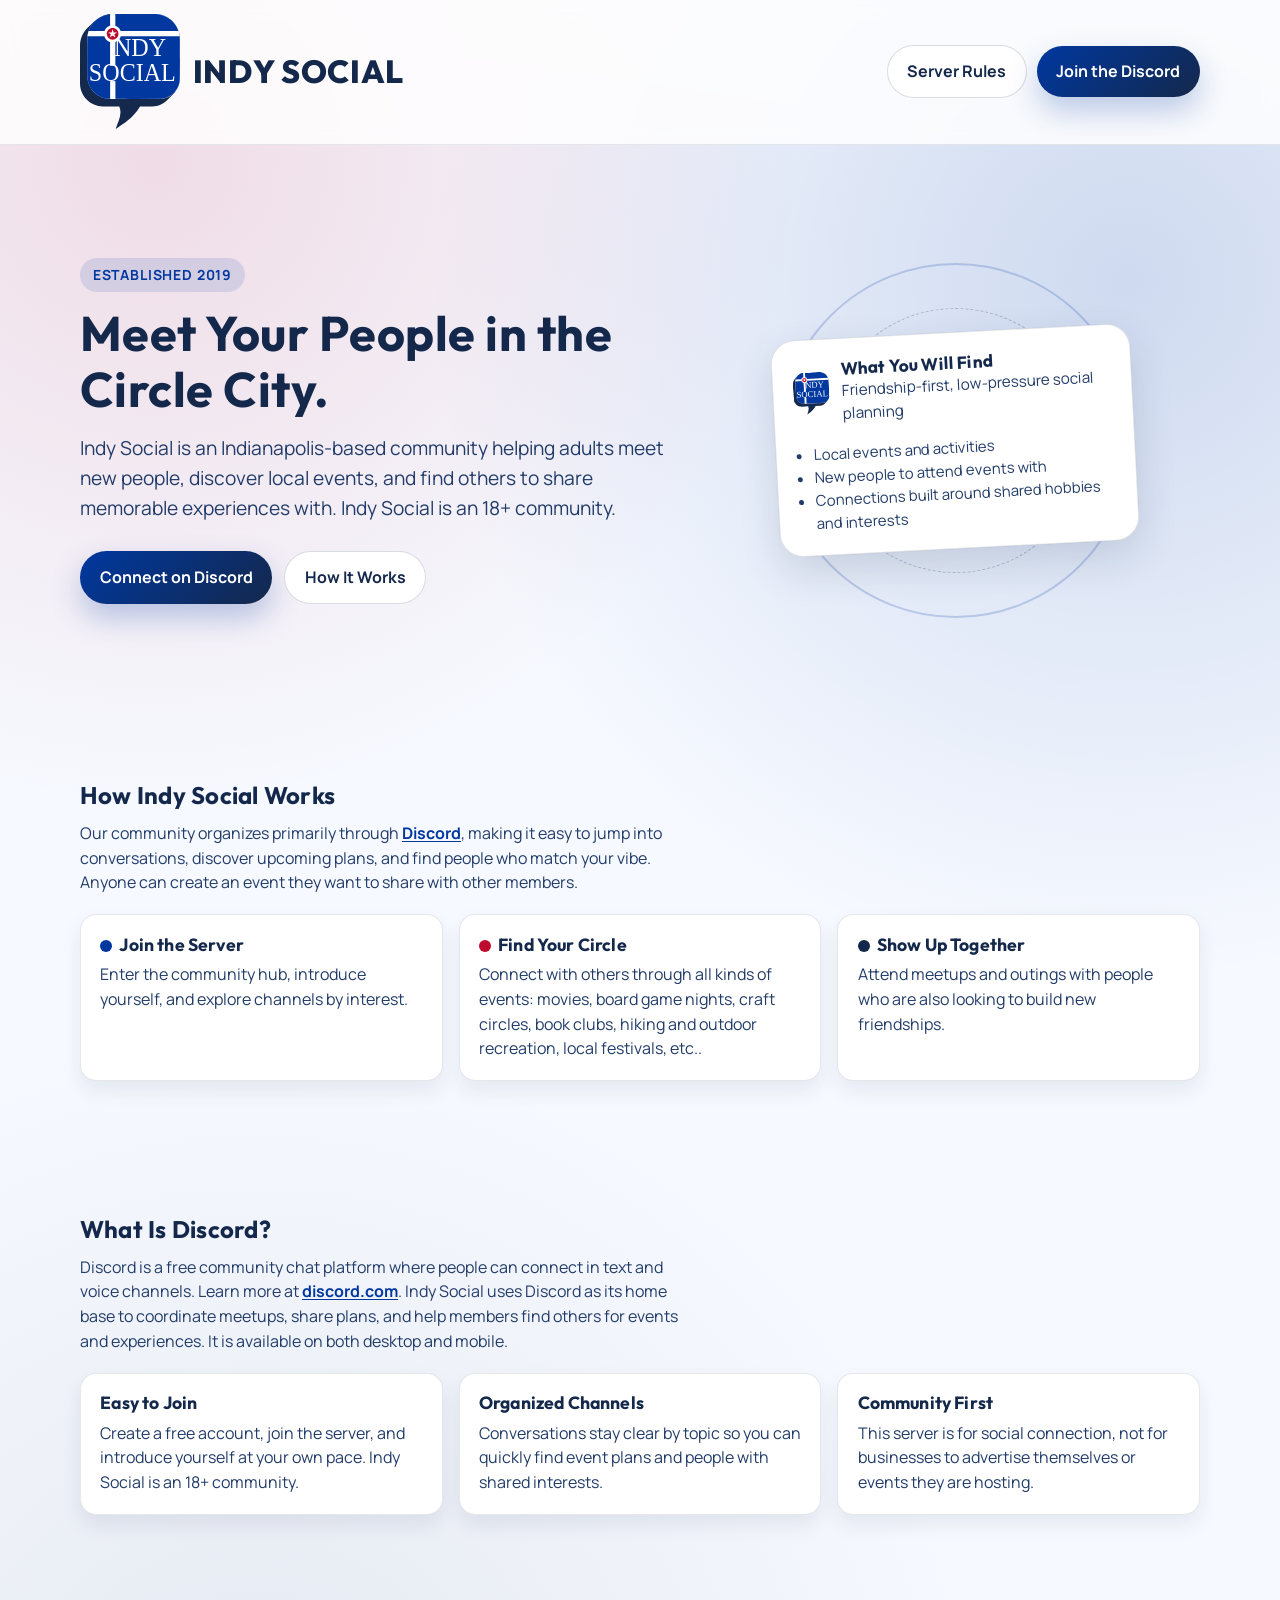
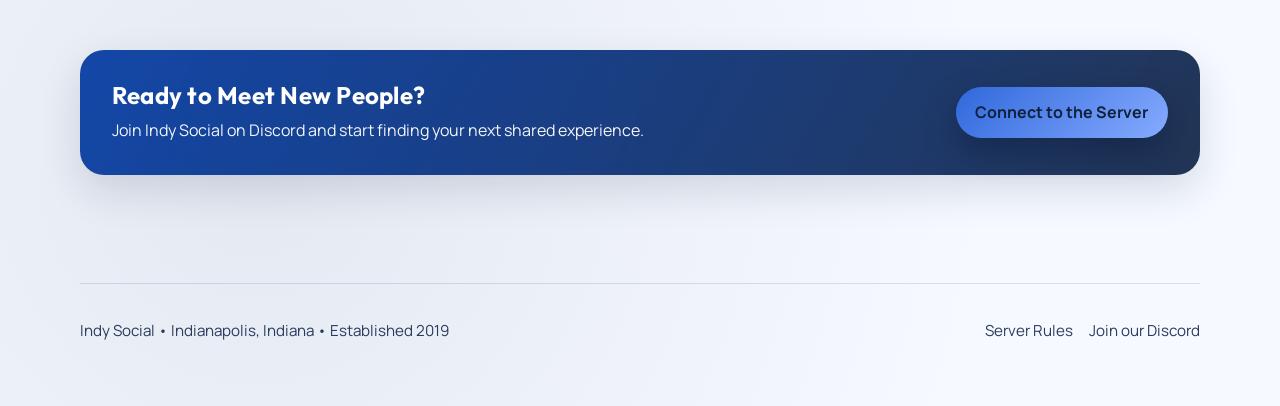
<file: index.html>
<!DOCTYPE html>
<html lang="en">
<head>
  <meta charset="UTF-8" />
  <meta name="viewport" content="width=device-width, initial-scale=1.0" />
  <title>Indy Social | Meet New People in Indianapolis</title>
  <meta
    name="description"
    content="Indy Social helps adults in Indianapolis meet new people and find friends for events and shared experiences. Join our Discord community today."
  />
  <link rel="preconnect" href="https://fonts.googleapis.com" />
  <link rel="preconnect" href="https://fonts.gstatic.com" crossorigin />
  <link
    href="https://fonts.googleapis.com/css2?family=Manrope:wght@400;500;600;700;800&family=Outfit:wght@500;600;700;800&display=swap"
    rel="stylesheet"
  />
  <link rel="stylesheet" href="styles/site.css" />
</head>
<body>
  <header class="site-header">
    <div class="container header-row">
      <a class="brand" href="#top" aria-label="Indy Social Home">
          <img class="brand-mark" src="assets/IndySocialIcon_Colored.svg" alt="Indy Social logo icon" aria-hidden="true" />
        <span>INDY SOCIAL</span>
      </a>

      <div class="header-actions">
        <a class="ghost-btn" href="rules.html">Server Rules</a>
        <a class="discord-btn" href="https://discord.gg/YEjSyDCSVV" target="_blank" rel="noopener noreferrer">
          Join the Discord
        </a>
      </div>
    </div>
  </header>

  <main id="top">
    <section class="hero">
      <div class="container hero-layout">
        <div class="reveal">
          <span class="pill">Established 2019</span>
          <h1>Meet Your People in the Circle City.</h1>
          <p class="lead">
            Indy Social is an Indianapolis-based community helping adults meet new people,
            discover local events, and find others to share memorable experiences with.
            Indy Social is an 18+ community.
          </p>

          <div class="hero-actions">
            <a class="primary-btn" href="https://discord.gg/YEjSyDCSVV" target="_blank" rel="noopener noreferrer">Connect on Discord</a>
            <a class="ghost-btn" href="#how-it-works">How It Works</a>
          </div>
        </div>

        <div class="hero-art reveal" aria-hidden="true">
          <span class="orb one"></span>
          <span class="orb two"></span>
          <span class="orb three"></span>

          <article class="hero-card">
            <div class="hero-card-header">
              <span class="mini-circle">
                <img src="assets/IndySocialIcon_Colored.svg" alt="Indy Social icon" />
              </span>
              <div>
                <h3>What You Will Find</h3>
                <p>Friendship-first, low-pressure social planning</p>
              </div>
            </div>
            <ul>
              <li>Local events and activities</li>
              <li>New people to attend events with</li>
              <li>Connections built around shared hobbies and interests</li>
            </ul>
          </article>
        </div>
      </div>
    </section>

    <section id="how-it-works">
      <div class="container">
        <div class="section-head reveal">
          <h2>How Indy Social Works</h2>
          <p>
            Our community organizes primarily through <a class="inline-link" href="#discord-about">Discord</a>, making it easy to jump into
            conversations, discover upcoming plans, and find people who match your vibe. Anyone can create an event they want
            to share with other members.
          </p>
        </div>

        <div class="grid-3">
          <article class="card reveal">
            <h3><span class="dot blue"></span>Join the Server</h3>
            <p>Enter the community hub, introduce yourself, and explore channels by interest.</p>
          </article>
          <article class="card reveal">
            <h3><span class="dot red"></span>Find Your Circle</h3>
            <p>Connect with others through all kinds of events: movies, board game nights, craft circles, book clubs, hiking and outdoor recreation, local festivals, etc..</p>
          </article>
          <article class="card reveal">
            <h3><span class="dot navy"></span>Show Up Together</h3>
            <p>Attend meetups and outings with people who are also looking to build new friendships.</p>
          </article>
        </div>
      </div>
    </section>

    <section id="discord-about">
      <div class="container">
        <div class="section-head reveal">
          <h2>What Is Discord?</h2>
          <p>
            Discord is a free community chat platform where people can connect in text and voice channels. Learn more at
            <a class="inline-link" href="https://discord.com/" target="_blank" rel="noopener noreferrer">discord.com</a>.
            Indy Social uses Discord as its home base to coordinate meetups, share plans, and help members
            find others for events and experiences. It is available on both desktop and mobile.
          </p>
        </div>

        <div class="grid-3">
          <article class="card reveal">
            <h3>Easy to Join</h3>
            <p>Create a free account, join the server, and introduce yourself at your own pace. Indy Social is an 18+ community.</p>
          </article>
          <article class="card reveal">
            <h3>Organized Channels</h3>
            <p>Conversations stay clear by topic so you can quickly find event plans and people with shared interests.</p>
          </article>
          <article class="card reveal">
            <h3>Community First</h3>
            <p>This server is for social connection, not for businesses to advertise themselves or events they are hosting.</p>
          </article>
        </div>
      </div>
    </section>

    <section>
      <div class="container reveal">
        <div class="cta-band">
          <div>
            <h2>Ready to Meet New People?</h2>
            <p>Join Indy Social on Discord and start finding your next shared experience.</p>
          </div>
          <a class="discord-btn" href="https://discord.gg/YEjSyDCSVV" target="_blank" rel="noopener noreferrer">
            Connect to the Server
          </a>
        </div>
      </div>
    </section>
  </main>

  <footer>
    <div class="container footer-row">
      <p>Indy Social • Indianapolis, Indiana • Established 2019</p>
      <div class="footer-links">
        <a href="rules.html">Server Rules</a>
        <a href="https://discord.gg/YEjSyDCSVV" target="_blank" rel="noopener noreferrer">Join our Discord</a>
      </div>
    </div>
  </footer>

  <script>
    const revealItems = document.querySelectorAll(".reveal");

    const observer = new IntersectionObserver(
      (entries) => {
        for (const entry of entries) {
          if (entry.isIntersecting) {
            entry.target.classList.add("visible");
            observer.unobserve(entry.target);
          }
        }
      },
      { threshold: 0.16 }
    );

    revealItems.forEach((item) => observer.observe(item));
  </script>
</body>
</html>
</file>
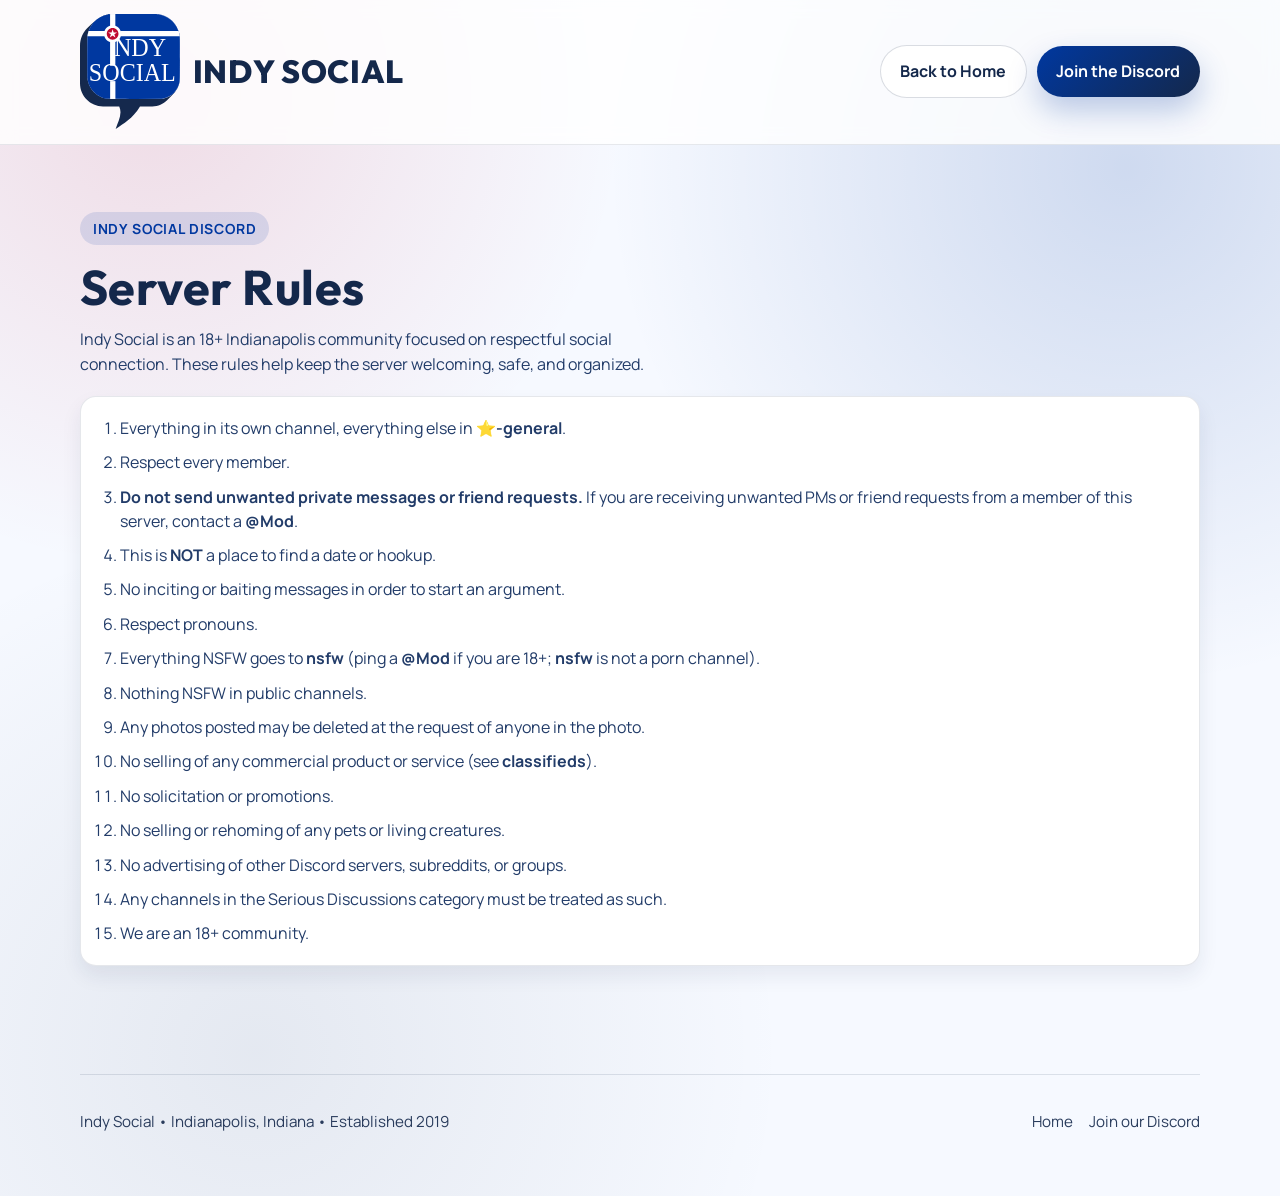
<file: rules.html>
<!DOCTYPE html>
<html lang="en">
<head>
  <meta charset="UTF-8" />
  <meta name="viewport" content="width=device-width, initial-scale=1.0" />
  <title>Indy Social | Server Rules</title>
  <meta
    name="description"
    content="Official Indy Social Discord server rules for our Indianapolis-based adult community."
  />
  <link rel="preconnect" href="https://fonts.googleapis.com" />
  <link rel="preconnect" href="https://fonts.gstatic.com" crossorigin />
  <link
    href="https://fonts.googleapis.com/css2?family=Manrope:wght@400;500;600;700;800&family=Outfit:wght@500;600;700;800&display=swap"
    rel="stylesheet"
  />
  <link rel="stylesheet" href="styles/site.css" />
</head>
<body>
  <header class="site-header">
    <div class="container header-row">
      <a class="brand" href="index.html" aria-label="Indy Social Home">
        <span class="brand-mark" aria-hidden="true">
          <img src="assets/IndySocialIcon_Colored.svg" alt="Indy Social logo icon" />
        </span>
        <span>INDY SOCIAL</span>
      </a>

      <div class="header-actions">
        <a class="ghost-btn" href="index.html">Back to Home</a>
        <a class="discord-btn" href="https://discord.gg/YEjSyDCSVV" target="_blank" rel="noopener noreferrer">Join the Discord</a>
      </div>
    </div>
  </header>

  <main>
    <section>
      <div class="container">
        <div class="section-head reveal">
          <span class="pill">Indy Social Discord</span>
          <h1>Server Rules</h1>
          <p>
            Indy Social is an 18+ Indianapolis community focused on respectful social connection.
            These rules help keep the server welcoming, safe, and organized.
          </p>
        </div>

        <article class="card reveal">
          <ol class="rules-list">
            <li>Everything in its own channel, everything else in <strong>⭐-general</strong>.</li>
            <li>Respect every member.</li>
            <li><strong>Do not send unwanted private messages or friend requests.</strong> If you are receiving unwanted PMs or friend requests from a member of this server, contact a <strong>@Mod</strong>.</li>
            <li>This is <strong>NOT</strong> a place to find a date or hookup.</li>
            <li>No inciting or baiting messages in order to start an argument.</li>
            <li>Respect pronouns.</li>
            <li>Everything NSFW goes to <strong>nsfw</strong> (ping a <strong>@Mod</strong> if you are 18+; <strong>nsfw</strong> is not a porn channel).</li>
            <li>Nothing NSFW in public channels.</li>
            <li>Any photos posted may be deleted at the request of anyone in the photo.</li>
            <li>No selling of any commercial product or service (see <strong>classifieds</strong>).</li>
            <li>No solicitation or promotions.</li>
            <li>No selling or rehoming of any pets or living creatures.</li>
            <li>No advertising of other Discord servers, subreddits, or groups.</li>
            <li>Any channels in the Serious Discussions category must be treated as such.</li>
            <li>We are an 18+ community.</li>
          </ol>
        </article>
      </div>
    </section>
  </main>

  <footer>
    <div class="container footer-row">
      <p>Indy Social • Indianapolis, Indiana • Established 2019</p>
      <div class="footer-links">
        <a href="index.html">Home</a>
        <a href="https://discord.gg/YEjSyDCSVV" target="_blank" rel="noopener noreferrer">Join our Discord</a>
      </div>
    </div>
  </footer>

  <script>
    const revealItems = document.querySelectorAll(".reveal");

    const observer = new IntersectionObserver(
      (entries) => {
        for (const entry of entries) {
          if (entry.isIntersecting) {
            entry.target.classList.add("visible");
            observer.unobserve(entry.target);
          }
        }
      },
      { threshold: 0.16 }
    );

    revealItems.forEach((item) => observer.observe(item));
  </script>
</body>
</html>
</file>
<file: styles/site.css>
:root {
  --black: #000000;
  --blue: #0038a0;
  --navy: #14284b;
  --red: #bf0a30;
  --white: #ffffff;

  --blue-2: #1f5fd1;
  --navy-2: #223c69;
  --sky: #dce8ff;
  --paper: #f6f9ff;

  --radius-lg: 24px;
  --radius-md: 16px;
  --shadow-soft: 0 16px 40px rgba(20, 40, 75, 0.14);
  --shadow-strong: 0 14px 30px rgba(0, 56, 160, 0.25);
  --container: 1120px;
}

* {
  box-sizing: border-box;
}

html,
body {
  margin: 0;
  padding: 0;
  scroll-behavior: smooth;
}

body {
  font-family: "Manrope", "Segoe UI", sans-serif;
  color: var(--navy);
  background:
    radial-gradient(circle at 12% 8%, rgba(191, 10, 48, 0.12), transparent 30%),
    radial-gradient(circle at 88% 14%, rgba(0, 56, 160, 0.16), transparent 34%),
    radial-gradient(circle at 20% 88%, rgba(20, 40, 75, 0.08), transparent 36%),
    var(--paper);
  line-height: 1.55;
}

a {
  color: inherit;
  text-decoration: none;
}

.container {
  width: min(var(--container), calc(100% - 2rem));
  margin: 0 auto;
}

.site-header {
  position: sticky;
  top: 0;
  z-index: 100;
  backdrop-filter: blur(8px);
  background: rgba(255, 255, 255, 0.82);
  border-bottom: 1px solid rgba(20, 40, 75, 0.1);
}

.header-row {
  display: flex;
  align-items: center;
  justify-content: space-between;
  gap: 1rem;
  padding: 0.9rem 0;
}

.header-actions {
  display: flex;
  align-items: center;
  gap: 0.65rem;
}

.brand {
  display: inline-flex;
  align-items: center;
  font-size: 2rem;
  gap: 0.8rem;
  font-weight: 800;
  letter-spacing: 0.02em;
  font-family: "Outfit", "Segoe UI", sans-serif;
}

.brand-mark {
  width: 100px;
  height: auto;
  display: block;
  flex: 0 0 auto;
}

.brand-mark img {
  width: 100%;
  height: auto;
  display: block;
}

.inline-link {
  color: var(--blue);
  text-decoration: underline;
  text-underline-offset: 2px;
  font-weight: 700;
}

.inline-link:hover {
  color: var(--navy);
}

.discord-btn,
.primary-btn,
.ghost-btn {
  display: inline-flex;
  align-items: center;
  justify-content: center;
  gap: 0.5rem;
  padding: 0.82rem 1.22rem;
  border-radius: 999px;
  font-weight: 700;
  transition:
    transform 180ms ease,
    box-shadow 180ms ease,
    background 180ms ease;
}

.discord-btn,
.primary-btn {
  color: var(--white);
  background: linear-gradient(135deg, var(--blue), var(--navy));
  box-shadow: var(--shadow-strong);
}

.discord-btn:hover,
.primary-btn:hover {
  transform: translateY(-2px);
  box-shadow: 0 18px 30px rgba(0, 56, 160, 0.3);
}

.ghost-btn {
  background: var(--white);
  border: 1px solid rgba(20, 40, 75, 0.16);
  color: var(--navy);
}

.ghost-btn:hover {
  transform: translateY(-2px);
  box-shadow: var(--shadow-soft);
}

.hero {
  position: relative;
  overflow: hidden;
  padding: 5.4rem 0 4rem;
}

.hero-layout {
  display: grid;
  grid-template-columns: 1.1fr 0.9fr;
  align-items: center;
  gap: 2rem;
}

.pill {
  display: inline-flex;
  align-items: center;
  gap: 0.45rem;
  padding: 0.38rem 0.8rem;
  border-radius: 999px;
  background: rgba(0, 56, 160, 0.12);
  color: var(--blue);
  font-weight: 700;
  font-size: 0.87rem;
  text-transform: uppercase;
  letter-spacing: 0.06em;
}

h1,
h2,
h3 {
  margin: 0;
  line-height: 1.15;
  font-family: "Outfit", "Segoe UI", sans-serif;
  letter-spacing: 0.01em;
  color: var(--navy);
}

h1 {
  margin-top: 0.9rem;
  font-size: clamp(2rem, 3.8vw, 3.6rem);
  max-width: 18ch;
}

.lead {
  margin: 1rem 0 1.7rem;
  font-size: clamp(1rem, 1.6vw, 1.2rem);
  max-width: 58ch;
  color: var(--navy-2);
}

.hero-actions {
  display: flex;
  flex-wrap: wrap;
  gap: 0.75rem;
  margin-bottom: 1.25rem;
}

.quick-facts {
  display: flex;
  flex-wrap: wrap;
  gap: 0.8rem;
  padding: 0;
  margin: 0;
  list-style: none;
}

.quick-facts li {
  background: var(--white);
  border: 1px solid rgba(20, 40, 75, 0.1);
  border-radius: 999px;
  padding: 0.5rem 0.85rem;
  font-size: 0.92rem;
  font-weight: 700;
  box-shadow: 0 8px 18px rgba(20, 40, 75, 0.08);
}

.hero-art {
  position: relative;
  min-height: 420px;
  display: grid;
  place-items: center;
}

.orb {
  position: absolute;
  border-radius: 50%;
  border: 1px dashed rgba(20, 40, 75, 0.25);
  animation: spin 24s linear infinite;
}

.orb.one {
  width: 355px;
  height: 355px;
  border-width: 2px;
  border-style: solid;
  border-color: rgba(0, 56, 160, 0.2);
  animation-duration: 34s;
}

.orb.two {
  width: 265px;
  height: 265px;
  animation-duration: 28s;
  animation-direction: reverse;
}

.orb.three {
  width: 180px;
  height: 180px;
  border-style: solid;
  border-color: rgba(191, 10, 48, 0.28);
  animation-duration: 18s;
}

.hero-card {
  position: relative;
  width: min(360px, 100%);
  border-radius: var(--radius-lg);
  background: var(--white);
  border: 1px solid rgba(20, 40, 75, 0.14);
  box-shadow: var(--shadow-soft);
  padding: 1.25rem;
  transform: rotate(-3deg);
  animation: float 4.5s ease-in-out infinite;
}

.hero-card-header {
  display: flex;
  align-items: center;
  gap: 0.8rem;
  margin-bottom: 1rem;
}

.mini-circle {
  width: 42px;
  height: 42px;
  /* border-radius: 50%; */
  display: grid;
  place-items: center;
}

.mini-circle img {
  width: 100%;
  height: 100%;
  object-fit: cover;
  display: block;
}

.hero-card h3 {
  font-size: 1.08rem;
}

.hero-card p {
  margin: 0;
  color: var(--navy-2);
  font-size: 0.95rem;
}

.hero-card ul {
  margin: 1rem 0 0;
  padding-left: 1.05rem;
  color: var(--navy-2);
  font-size: 0.93rem;
}

section {
  padding: 4.2rem 0;
}

.section-head {
  margin-bottom: 1.2rem;
  max-width: 62ch;
}

.section-head p {
  margin: 0.7rem 0 0;
  color: var(--navy-2);
}

.grid-3 {
  display: grid;
  grid-template-columns: repeat(3, minmax(0, 1fr));
  gap: 1rem;
}

.card {
  background: var(--white);
  border: 1px solid rgba(20, 40, 75, 0.11);
  border-radius: var(--radius-md);
  padding: 1.2rem;
  box-shadow: 0 10px 20px rgba(20, 40, 75, 0.08);
}

.card h3 {
  font-size: 1.1rem;
  margin-bottom: 0.45rem;
}

.card p {
  margin: 0;
  color: var(--navy-2);
}

.dot {
  width: 12px;
  height: 12px;
  border-radius: 50%;
  display: inline-block;
  margin-right: 0.45rem;
  transform: translateY(1px);
}

.dot.blue {
  background: var(--blue);
}
.dot.red {
  background: var(--red);
}
.dot.navy {
  background: var(--navy);
}

.cta-band {
  background:
    linear-gradient(120deg, rgba(0, 56, 160, 0.92), rgba(20, 40, 75, 0.94)),
    repeating-radial-gradient(
      circle at 25% 50%,
      rgba(255, 255, 255, 0.1) 0 8px,
      transparent 8px 18px
    );
  color: var(--white);
  border-radius: var(--radius-lg);
  padding: 2rem;
  display: grid;
  grid-template-columns: 1fr auto;
  gap: 1rem;
  align-items: center;
  box-shadow: var(--shadow-soft);
}

.cta-band h2 {
  color: var(--white);
  margin-bottom: 0.55rem;
}

.cta-band p {
  margin: 0;
  opacity: 0.95;
}

.cta-band .discord-btn {
  background: linear-gradient(135deg, #2f68db, #86abff);
  color: #0f213d;
  box-shadow: 0 14px 32px rgba(3, 18, 44, 0.35);
}

.cta-band .discord-btn:hover {
  box-shadow: 0 18px 32px rgba(3, 18, 44, 0.42);
}

footer {
  padding: 2.6rem 0 3rem;
  color: rgba(20, 40, 75, 0.9);
}

.footer-row {
  display: flex;
  flex-wrap: wrap;
  align-items: center;
  justify-content: space-between;
  gap: 1rem;
  border-top: 1px solid rgba(20, 40, 75, 0.12);
  padding-top: 1.2rem;
  font-size: 0.95rem;
}

.footer-links {
  display: flex;
  align-items: center;
  gap: 1rem;
}

.rules-list {
  margin: 0;
  padding-left: 1.25rem;
  display: grid;
  gap: 0.65rem;
  color: var(--navy-2);
}

.rules-list li {
  line-height: 1.5;
}

.reveal {
  opacity: 0;
  transform: translateY(16px);
  transition:
    opacity 500ms ease,
    transform 500ms ease;
}

.reveal.visible {
  opacity: 1;
  transform: translateY(0);
}

@keyframes float {
  0%,
  100% {
    transform: rotate(-3deg) translateY(0);
  }
  50% {
    transform: rotate(-2deg) translateY(-9px);
  }
}

@keyframes spin {
  from {
    transform: rotate(0deg);
  }
  to {
    transform: rotate(360deg);
  }
}

@media (max-width: 960px) {
  .hero-layout,
  .cta-band {
    grid-template-columns: 1fr;
  }

  .hero {
    padding-top: 4.2rem;
  }

  .hero-art {
    min-height: 350px;
  }

  .grid-3 {
    grid-template-columns: repeat(2, minmax(0, 1fr));
  }
}

@media (max-width: 640px) {
  .header-row {
    padding: 0.8rem 0;
    flex-wrap: wrap;
  }

  .brand {
    font-size: 0.95rem;
  }

  .header-actions {
    width: 100%;
    justify-content: space-between;
  }

  .discord-btn,
  .primary-btn,
  .ghost-btn {
    padding: 0.72rem 1rem;
    font-size: 0.9rem;
  }

  .grid-3 {
    grid-template-columns: 1fr;
  }

  .hero-card {
    transform: none;
  }

  .orb.one {
    width: 300px;
    height: 300px;
  }

  .orb.two {
    width: 220px;
    height: 220px;
  }

  .orb.three {
    width: 150px;
    height: 150px;
  }

  .footer-links {
    width: 100%;
    justify-content: space-between;
  }
}
</file>
